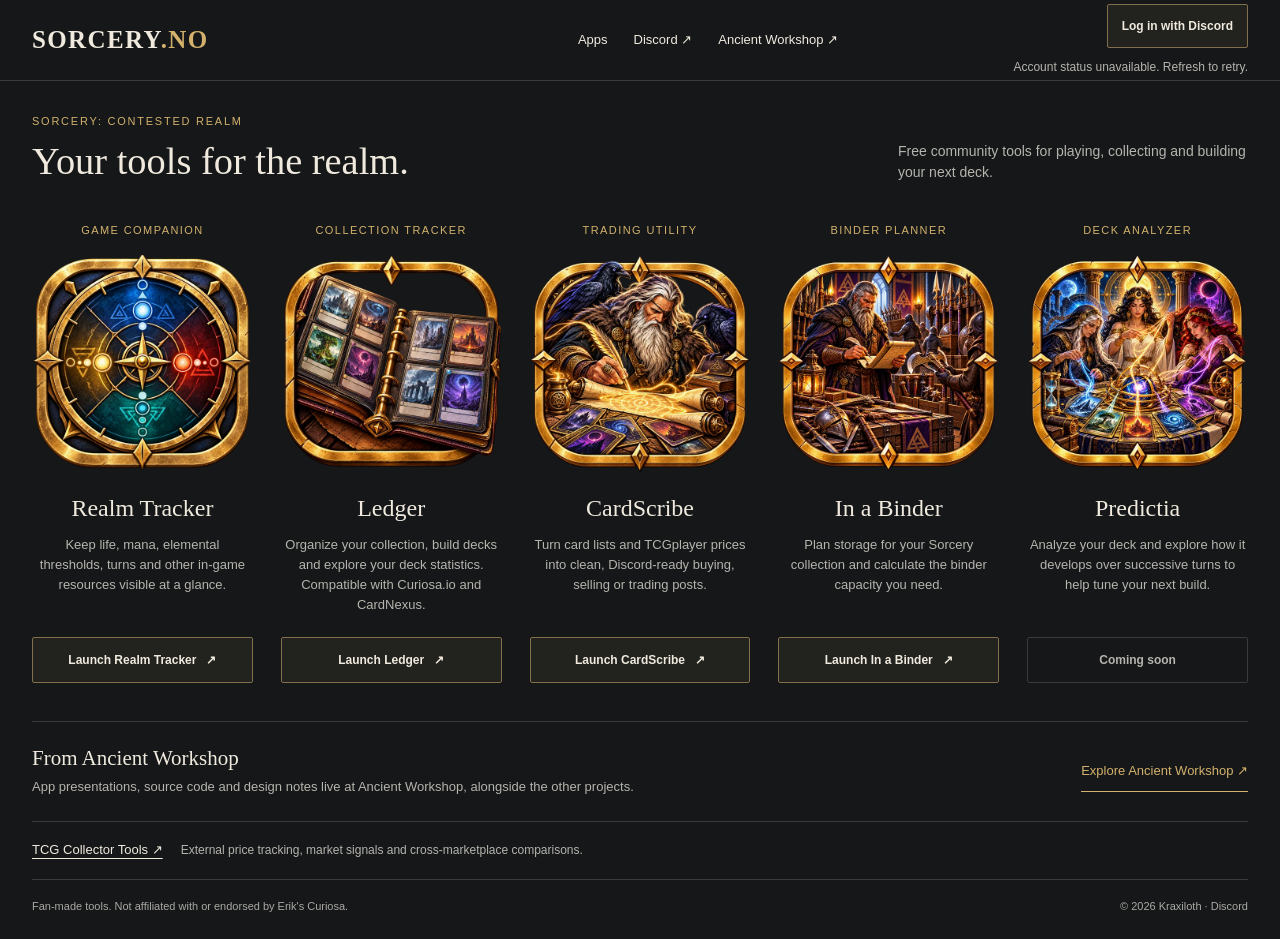
<file: index.html>
<!doctype html>
<html lang="en">
<head>
<meta charset="utf-8"><meta name="viewport" content="width=device-width, initial-scale=1">
<meta name="description" content="Free community tools for Sorcery: Contested Realm. Launch Realm Tracker, Ledger, CardScribe and In a Binder. Predictia is coming soon.">
<meta name="theme-color" content="#151719"><title>Sorcery.no | Community Tools</title>
<style>
:root{color-scheme:dark;--paper:#f0eade;--muted:#b5b4ad;--gold:#d3b16c;--line:#383a3b;--bg:#151719}
*{box-sizing:border-box}html{scroll-padding-top:1rem}body{margin:0;background:var(--bg);color:var(--paper);font-family:Arial,Helvetica,sans-serif;line-height:1.55}a{color:inherit;text-decoration:none}a:focus-visible,button:focus-visible{outline:3px solid #f4d28b;outline-offset:5px}a:hover{color:#ffe1a4}.skip{position:absolute;left:1rem;top:-5rem;background:var(--paper);color:var(--bg);padding:.75rem;z-index:2}.skip:focus{top:1rem}.wrap{width:min(1440px,calc(100% - 64px));margin-inline:auto}
header{border-bottom:1px solid var(--line)}.header-row{min-height:80px;display:flex;align-items:center;justify-content:space-between;gap:24px}.brand{font-family:Georgia,'Times New Roman',serif;font-size:25px;letter-spacing:.055em;font-weight:bold}.brand span{color:var(--gold)}nav{display:flex;gap:26px;font-size:13px}nav a{min-height:44px;display:inline-flex;align-items:center}.intro{padding:32px 0 26px;display:flex;justify-content:space-between;align-items:end;gap:24px}.eyebrow{color:var(--gold);font-size:11px;letter-spacing:.16em;text-transform:uppercase;margin:0 0 8px}h1{font-family:Georgia,'Times New Roman',serif;font-weight:normal;font-size:clamp(28px,3vw,40px);line-height:1.2;margin:0}.intro>p{margin:0;color:var(--muted);font-size:14px;max-width:350px}
.apps{display:grid;grid-template-columns:repeat(5,minmax(0,1fr));gap:28px;padding:12px 0 38px}.app{display:flex;flex-direction:column;min-width:0;text-align:center}.descriptor{font-size:11px;text-transform:uppercase;letter-spacing:.13em;color:var(--gold);margin:0 0 16px}.app-art{display:block;aspect-ratio:1;margin:0 0 18px}.app-art img{width:100%;height:100%;object-fit:contain;display:block;transition:transform .18s ease}a.app-art:hover img{transform:translateY(-4px)}h2{font-family:Georgia,'Times New Roman',serif;font-size:24px;line-height:1.2;font-weight:normal;margin:0 0 12px}.description{color:var(--muted);font-size:13px;margin:0 0 22px;flex:1}.launch{min-height:46px;border:1px solid #82704d;background:#22221f;color:var(--paper);display:flex;align-items:center;justify-content:center;gap:10px;padding:10px 8px;font:600 12px Arial,Helvetica,sans-serif;border-radius:2px}.launch:hover{background:#302b22;border-color:var(--gold)}.coming{background:transparent;border-color:var(--line);color:var(--muted);cursor:default}
.below{border-top:1px solid var(--line);padding:24px 0;display:flex;align-items:center;justify-content:space-between;gap:30px}.below h3{font:normal 21px Georgia,'Times New Roman',serif;margin:0 0 6px}.below p{font-size:13px;color:var(--muted);margin:0;max-width:620px}.workshop-link{white-space:nowrap;font-size:13px;border-bottom:1px solid var(--gold);padding:10px 0;color:var(--gold)}.external{border-top:1px solid var(--line);padding:18px 0;display:flex;gap:18px;align-items:baseline}.external p{font-size:12px;color:var(--muted);margin:0}.external a{font-size:13px;flex-shrink:0;text-decoration:underline;text-underline-offset:4px}footer{border-top:1px solid var(--line);padding:18px 0 24px;display:flex;justify-content:space-between;gap:20px;font-size:11px;color:#aaa9a3}footer p{margin:0}
@media(min-width:1600px){.apps{gap:40px}}
@media(max-width:1100px){.apps{grid-template-columns:repeat(3,minmax(0,1fr));gap:32px}.app-art{max-width:240px;width:100%;margin-inline:auto}.description{max-width:300px;margin-inline:auto}.intro>p{max-width:280px}}
@media(max-width:700px){.wrap{width:calc(100% - 32px)}.header-row{min-height:70px;gap:12px}.brand{font-size:21px}nav{gap:16px}nav .desktop-link{display:none}.intro{display:block;padding:24px 0}.intro>p{max-width:none;margin-top:12px}.apps{grid-template-columns:repeat(2,minmax(0,1fr));gap:30px 18px}.descriptor{font-size:10px;letter-spacing:.08em;margin-bottom:12px}.app-art{margin-bottom:14px}h2{font-size:22px}.description{font-size:12px;margin-bottom:18px}.launch{font-size:11px}.below{display:block}.workshop-link{display:inline-block;margin-top:12px}.external{display:block}.external p{margin-top:6px}footer{display:block}footer p+p{margin-top:6px}}
@media(max-width:380px){.apps{grid-template-columns:1fr}.app-art{max-width:230px}.description{font-size:14px;max-width:290px}.launch{font-size:13px}.descriptor{font-size:11px}.app{padding-bottom:8px}}
@media(prefers-reduced-motion:reduce){.app-art img{transition:none}a.app-art:hover img{transform:none}}

[hidden]{display:none!important}
.header-links{display:flex;align-items:center;justify-content:flex-end;gap:24px;flex-wrap:wrap}
.account{display:flex;align-items:center;justify-content:flex-end;gap:10px;position:relative;flex-wrap:wrap}
.account-action{display:inline-flex;align-items:center;justify-content:center;min-height:44px;padding:9px 14px;border:1px solid #82704d;border-radius:2px;background:#22221f;color:var(--paper);font:600 12px Arial,Helvetica,sans-serif;cursor:pointer;white-space:nowrap}
.account-action:hover{background:#302b22;border-color:var(--gold);color:#ffe1a4}
.account-action:disabled{opacity:.6;cursor:wait}
.account-profile{display:flex;align-items:center;gap:10px;min-width:0}
.account-avatar{width:32px;height:32px;object-fit:cover;border-radius:50%;flex-shrink:0}
.account-name{font-size:13px;max-width:150px;overflow:hidden;text-overflow:ellipsis;white-space:nowrap}
.account-status{font-size:12px;color:var(--muted);margin:0;flex-basis:100%;text-align:right;max-width:260px}
.account-status:empty{display:none}
@media(max-width:1100px){.header-row{flex-wrap:wrap;padding-block:14px}.header-links{gap:16px}}
@media(max-width:700px){.header-links{width:100%;justify-content:space-between;gap:10px}.header-links nav{font-size:12px}.account-name{max-width:100px}.account-action{padding-inline:10px}.account-status{text-align:left}.header-row{gap:8px}}
@media(max-width:420px){.header-links{align-items:flex-start;flex-direction:column}.account{justify-content:flex-start}.account-name{max-width:170px}}
</style>
</head>
<body>
<a class="skip" href="#apps">Skip to apps</a>
<header><div class="wrap header-row"><a class="brand" href="./" aria-label="Sorcery.no home">SORCERY<span>.NO</span></a><div class="header-links"><nav aria-label="Main navigation"><a class="desktop-link" href="#apps">Apps</a><a class="desktop-link" href="https://discord.gg/JXsKMAVe7p">Discord ↗</a><a href="https://ancient.dev/">Ancient Workshop ↗</a></nav><div class="account" aria-label="Sorcery.no account">
<a id="account-login" class="account-action" href="https://api.sorcery.no/auth/discord">Log in with Discord</a>
<div id="account-profile" class="account-profile" hidden><img id="account-avatar" class="account-avatar" width="32" height="32" alt="" referrerpolicy="no-referrer" hidden><span id="account-name" class="account-name"></span><button id="account-logout" class="account-action" type="button">Log out</button></div>
<p id="account-status" class="account-status" role="status" aria-live="polite"></p>
</div></div></div></header>
<main class="wrap"><section class="intro" aria-labelledby="page-title"><div><p class="eyebrow">Sorcery: Contested Realm</p><h1 id="page-title">Your tools for the realm.</h1></div><p>Free community tools for playing, collecting and building your next deck.</p></section>
<section class="apps" id="apps" aria-label="Community apps"><article class="app" aria-labelledby="Realm_Tracker-name"><p class="descriptor">Game Companion</p><a class="app-art" href="https://counter.sorcery.no/" aria-label="Launch Realm Tracker"><img src="assets/Realm_Tracker.webp" width="560" height="560" alt="Realm Tracker" fetchpriority="high"></a><h2 id="Realm_Tracker-name">Realm Tracker</h2><p class="description">Keep life, mana, elemental thresholds, turns and other in-game resources visible at a glance.</p><a class="launch" href="https://counter.sorcery.no/">Launch Realm Tracker <span aria-hidden="true">↗</span></a></article>
<article class="app" aria-labelledby="Ledger-name"><p class="descriptor">Collection Tracker</p><a class="app-art" href="https://ledger.sorcery.no/" aria-label="Launch Ledger"><img src="assets/Ledger.webp" width="560" height="560" alt="Ledger" fetchpriority="high"></a><h2 id="Ledger-name">Ledger</h2><p class="description">Organize your collection, build decks and explore your deck statistics. Compatible with Curiosa.io and CardNexus.</p><a class="launch" href="https://ledger.sorcery.no/">Launch Ledger <span aria-hidden="true">↗</span></a></article>
<article class="app" aria-labelledby="CardScribe-name"><p class="descriptor">Trading Utility</p><a class="app-art" href="https://cardscribe.sorcery.no/" aria-label="Launch CardScribe"><img src="assets/CardScribe.webp" width="560" height="560" alt="CardScribe" fetchpriority="high"></a><h2 id="CardScribe-name">CardScribe</h2><p class="description">Turn card lists and TCGplayer prices into clean, Discord-ready buying, selling or trading posts.</p><a class="launch" href="https://cardscribe.sorcery.no/">Launch CardScribe <span aria-hidden="true">↗</span></a></article>
<article class="app" aria-labelledby="In_a_Binder-name"><p class="descriptor">Binder Planner</p><a class="app-art" href="https://binder.sorcery.no/" aria-label="Launch In a Binder"><img src="assets/In_a_Binder.webp" width="560" height="560" alt="In a Binder" fetchpriority="high"></a><h2 id="In_a_Binder-name">In a Binder</h2><p class="description">Plan storage for your Sorcery collection and calculate the binder capacity you need.</p><a class="launch" href="https://binder.sorcery.no/">Launch In a Binder <span aria-hidden="true">↗</span></a></article>
<article class="app" aria-labelledby="Predictia-name"><p class="descriptor">Deck Analyzer</p><div class="app-art"><img src="assets/Predictia.webp" width="560" height="560" alt="Predictia" fetchpriority="high"></div><h2 id="Predictia-name">Predictia</h2><p class="description">Analyze your deck and explore how it develops over successive turns to help tune your next build.</p><button class="launch coming" disabled>Coming soon</button></article></section>
<section class="below" aria-labelledby="workshop-title"><div><h3 id="workshop-title">From Ancient Workshop</h3><p>App presentations, source code and design notes live at Ancient Workshop, alongside the other projects.</p></div><a class="workshop-link" href="https://ancient.dev/">Explore Ancient Workshop <span aria-hidden="true">↗</span></a></section>
<aside class="external" aria-label="External community tool"><a href="https://tcgcollectortools.com/?game=sorcery">TCG Collector Tools ↗</a><p>External price tracking, market signals and cross-marketplace comparisons.</p></aside>
</main><footer class="wrap"><p>Fan-made tools. Not affiliated with or endorsed by Erik's Curiosa.</p><p>© 2026 Kraxiloth · <a href="https://discord.gg/JXsKMAVe7p">Discord</a></p></footer>
<script>
(() => {
  const api = 'https://api.sorcery.no';
  const login = document.getElementById('account-login');
  const profile = document.getElementById('account-profile');
  const name = document.getElementById('account-name');
  const avatar = document.getElementById('account-avatar');
  const logout = document.getElementById('account-logout');
  const status = document.getElementById('account-status');
  let busy = false;
  let requestVersion = 0;

  function loggedOut() {
    profile.hidden = true;
    login.hidden = false;
    avatar.hidden = true;
    avatar.removeAttribute('src');
    name.textContent = '';
  }

  async function refreshAccount() {
    if (busy) return;
    const version = ++requestVersion;
    try {
      const response = await fetch(`${api}/me`, {
        credentials: 'include', cache: 'no-store', signal: AbortSignal.timeout(10000)
      });
      if (version !== requestVersion) return;
      if (response.status === 401) {
        loggedOut();
        status.textContent = '';
        return;
      }
      if (!response.ok) throw new Error('Account unavailable');
      const data = await response.json();
      if (version !== requestVersion) return;
      if (!data.authenticated || !data.user) throw new Error('Invalid account response');
      name.textContent = data.user.display_name || data.user.discord_display_name || 'Sorcery.no account';
      const imageUrl = data.user.avatar_url;
      avatar.hidden = true;
      avatar.removeAttribute('src');
      if (typeof imageUrl === 'string' && imageUrl.startsWith('https://cdn.discordapp.com/avatars/')) {
        avatar.src = imageUrl;
        avatar.hidden = false;
      }
      login.hidden = true;
      profile.hidden = false;
      status.textContent = '';
    } catch {
      if (version === requestVersion) status.textContent = 'Account status unavailable. Refresh to retry.';
    }
  }

  avatar.addEventListener('error', () => { avatar.hidden = true; });
  logout.addEventListener('click', async () => {
    if (busy) return;
    busy = true;
    ++requestVersion;
    logout.disabled = true;
    logout.textContent = 'Logging out…';
    status.textContent = '';
    try {
      const response = await fetch(`${api}/auth/logout`, {
        method: 'POST', credentials: 'include', signal: AbortSignal.timeout(10000)
      });
      if (!response.ok) throw new Error('Logout failed');
      loggedOut();
      status.textContent = 'Logged out of Sorcery.no.';
    } catch {
      status.textContent = 'Could not log out. Please try again.';
    } finally {
      busy = false;
      logout.disabled = false;
      logout.textContent = 'Log out';
    }
  });
  window.addEventListener('pageshow', refreshAccount);
  window.addEventListener('focus', refreshAccount);
  document.addEventListener('visibilitychange', () => {
    if (document.visibilityState === 'visible') refreshAccount();
  });
  refreshAccount();
})();
</script>

</body></html>
</file>
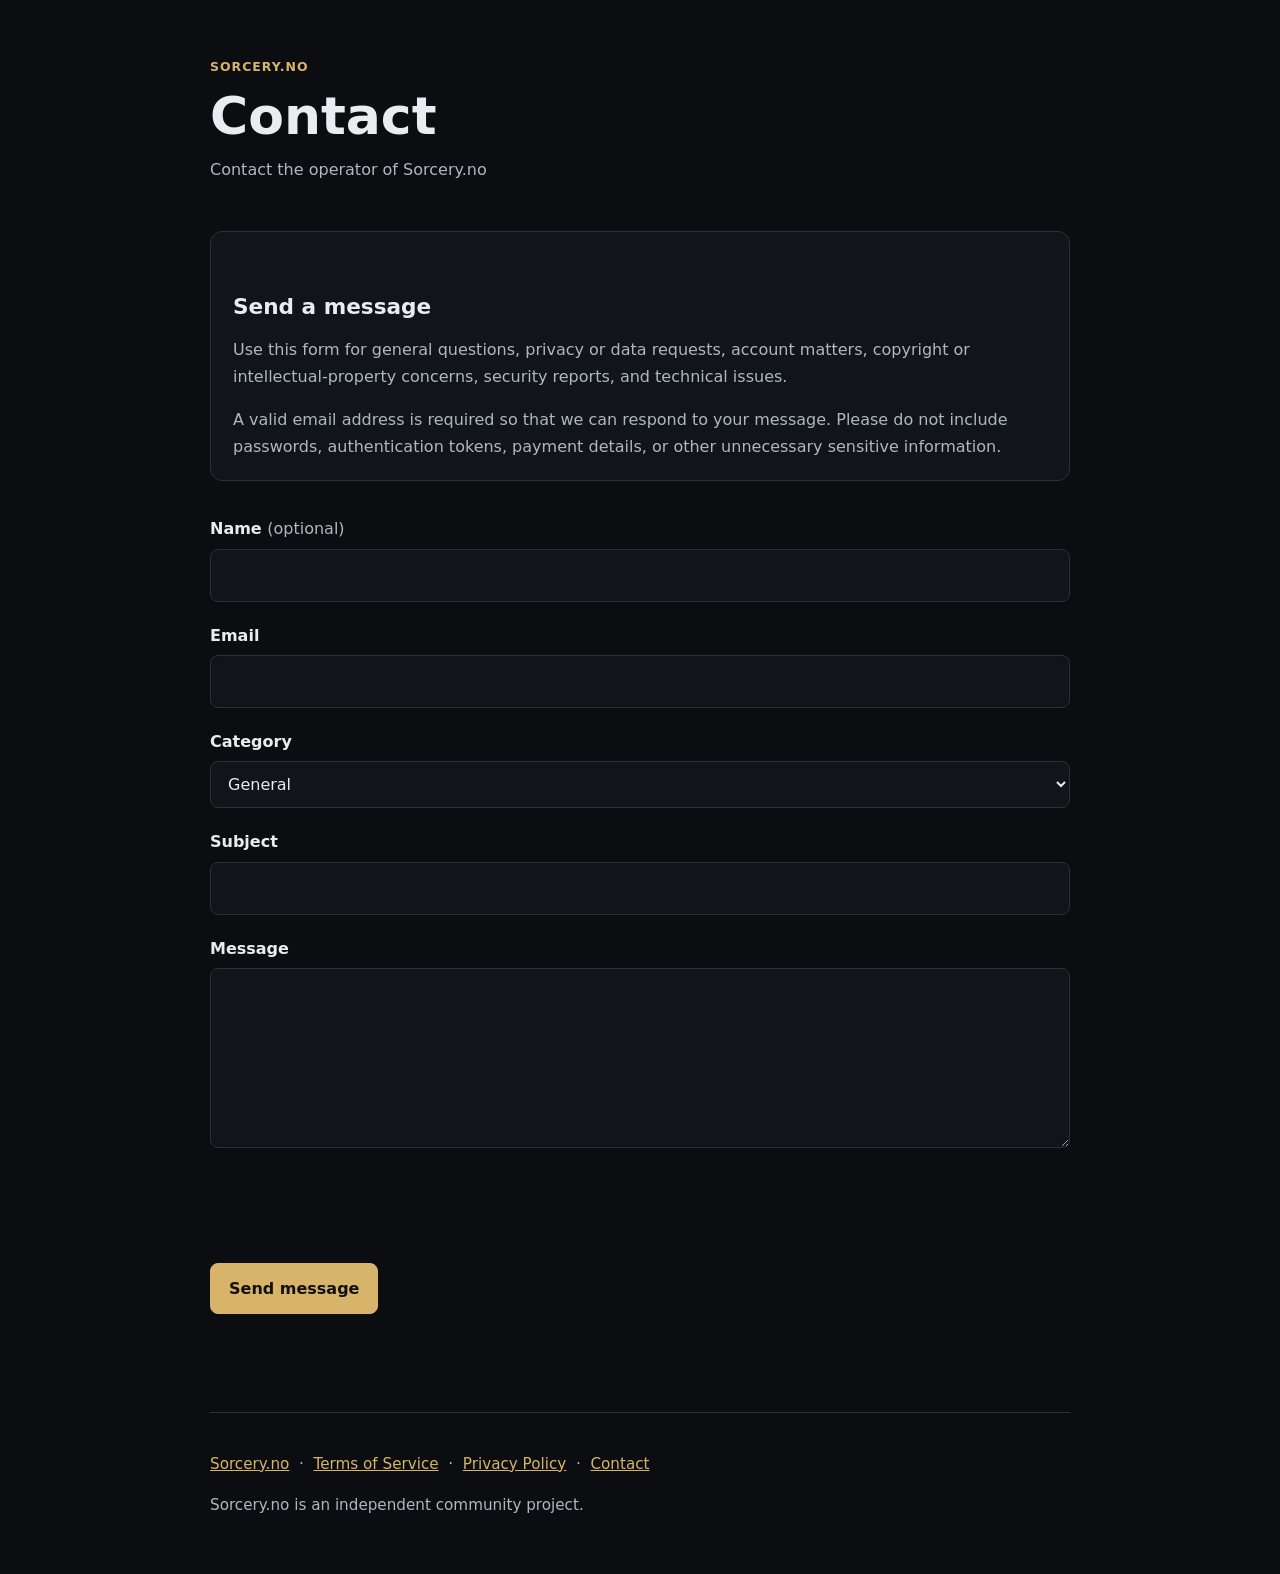
<file: contact/index.html>
<!doctype html>
<html lang="en">
<head>
  <meta charset="utf-8">
  <meta name="viewport" content="width=device-width, initial-scale=1">
  <meta name="color-scheme" content="dark">
  <title>Contact | Sorcery.no</title>
  <meta name="description" content="Contact Sorcery.no.">
  <style>
    :root {
      --bg: #0b0d10;
      --panel: #11151a;
      --text: #e9edf2;
      --muted: #aeb7c2;
      --line: #29313a;
      --accent: #d7b46a;
      --max: 860px;
    }
    * { box-sizing: border-box; }
    html { scroll-behavior: smooth; }
    body {
      margin: 0;
      background: var(--bg);
      color: var(--text);
      font: 16px/1.7 system-ui, -apple-system, BlinkMacSystemFont, "Segoe UI", sans-serif;
    }
    a { color: var(--accent); }
    a:hover { text-decoration-thickness: 2px; }
    header, main, footer {
      width: min(calc(100% - 32px), var(--max));
      margin-inline: auto;
    }
    header { padding: 56px 0 24px; }
    main { padding-bottom: 56px; }
    footer {
      border-top: 1px solid var(--line);
      padding: 24px 0 40px;
      color: var(--muted);
      font-size: .95rem;
    }
    h1, h2 { line-height: 1.2; }
    h1 { margin: 0 0 8px; font-size: clamp(2rem, 6vw, 3.25rem); }
    h2 { margin: 42px 0 12px; font-size: 1.35rem; }
    p, li { color: var(--muted); }
    strong { color: var(--text); }
    .eyebrow {
      margin: 0 0 8px;
      color: var(--accent);
      font-weight: 700;
      letter-spacing: .08em;
      text-transform: uppercase;
      font-size: .78rem;
    }
    .updated { margin: 0; color: var(--muted); }
    .summary {
      margin: 24px 0 34px;
      padding: 20px 22px;
      background: var(--panel);
      border: 1px solid var(--line);
      border-radius: 12px;
    }
    .summary p:first-child { margin-top: 0; }
    .summary p:last-child { margin-bottom: 0; }
    ul { padding-left: 1.3rem; }
    .placeholder {
      border: 1px dashed var(--accent);
      padding: 14px 16px;
      border-radius: 8px;
      color: var(--text);
    }
  
    label { display:block; margin: 20px 0 6px; color: var(--text); font-weight: 650; }
    input, select, textarea {
      width: 100%;
      padding: 12px 13px;
      border: 1px solid var(--line);
      border-radius: 8px;
      background: var(--panel);
      color: var(--text);
      font: inherit;
    }
    textarea { min-height: 180px; resize: vertical; }
    input:focus, select:focus, textarea:focus {
      outline: 2px solid var(--accent);
      outline-offset: 2px;
    }
    .optional { color: var(--muted); font-weight: 400; }
    .honeypot { position:absolute; left:-10000px; width:1px; height:1px; overflow:hidden; }
    .turnstile-wrap { margin: 24px 0 18px; min-height: 65px; }
    button {
      appearance: none;
      border: 1px solid var(--accent);
      border-radius: 8px;
      background: var(--accent);
      color: #111;
      padding: 11px 18px;
      font: inherit;
      font-weight: 750;
      cursor: pointer;
    }
    button:disabled { opacity: .6; cursor: wait; }
    .status { min-height: 1.7em; margin: 14px 0 0; }
    .status.error { color: #ffb4b4; }
    .status.success { color: #b9e7c2; }
</style>
  <script src="https://challenges.cloudflare.com/turnstile/v0/api.js" async defer></script>
</head>
<body>
  <header>
    <p class="eyebrow">Sorcery.no</p>
    <h1>Contact</h1>
    <p class="updated">Contact the operator of Sorcery.no</p>
  </header>

  <main>
    <section class="summary" aria-labelledby="contact-summary">
      <h2 id="contact-summary">Send a message</h2>
      <p>Use this form for general questions, privacy or data requests, account matters, copyright or intellectual-property concerns, security reports, and technical issues.</p>
      <p>A valid email address is required so that we can respond to your message. Please do not include passwords, authentication tokens, payment details, or other unnecessary sensitive information.</p>
    </section>

    <form id="contact-form">
      <label for="name">Name <span class="optional">(optional)</span></label>
      <input id="name" name="name" type="text" autocomplete="name" maxlength="100">

      <label for="email">Email</label>
      <input id="email" name="email" type="email" autocomplete="email" maxlength="254">

      <label for="category">Category</label>
      <select id="category" name="category" required>
        <option value="General">General</option>
        <option value="Privacy & Data">Privacy &amp; Data</option>
        <option value="Account">Account</option>
        <option value="Copyright/IP">Copyright / IP</option>
        <option value="Security">Security</option>
        <option value="Technical Issue">Technical Issue</option>
      </select>

      <label for="subject">Subject</label>
      <input id="subject" name="subject" type="text" maxlength="160" required>

      <label for="message">Message</label>
      <textarea id="message" name="message" maxlength="5000" required></textarea>

      <div class="honeypot" aria-hidden="true">
        <label for="website">Website</label>
        <input id="website" name="website" type="text" tabindex="-1" autocomplete="off">
      </div>

      <div class="turnstile-wrap">
        <div class="cf-turnstile"
             data-sitekey="0x4AAAAAAFOkZf4i5IhXkeL9"
             data-action="contact"
             data-theme="dark"></div>
      </div>

      <button id="submit-button" type="submit">Send message</button>
      <p id="status" class="status" role="status" aria-live="polite"></p>
    </form>
  </main>

  <footer>
    <p><a href="/">Sorcery.no</a> &nbsp;·&nbsp; <a href="/terms/">Terms of Service</a> &nbsp;·&nbsp; <a href="/privacy/">Privacy Policy</a> &nbsp;·&nbsp; <a href="/contact/" aria-current="page">Contact</a></p>
    <p>Sorcery.no is an independent community project.</p>
  </footer>

<script>
(() => {
  const form = document.getElementById('contact-form');
  const button = document.getElementById('submit-button');
  const status = document.getElementById('status');

  form.addEventListener('submit', async (event) => {
    event.preventDefault();
    status.className = 'status';
    status.textContent = '';

    const token = window.turnstile?.getResponse();
    if (!token) {
      status.className = 'status error';
      status.textContent = 'Please complete the verification before sending.';
      return;
    }

    button.disabled = true;
    button.textContent = 'Sending…';

    const payload = {
      name: form.name.value.trim(),
      email: form.email.value.trim(),
      category: form.category.value,
      subject: form.subject.value.trim(),
      message: form.message.value.trim(),
      website: form.website.value,
      turnstileToken: token
    };

    try {
      const response = await fetch('https://api.sorcery.no/contact', {
        method: 'POST',
        headers: { 'Content-Type': 'application/json' },
        body: JSON.stringify(payload)
      });

      let result = {};
      try { result = await response.json(); } catch (_) {}

      if (!response.ok) {
        throw new Error(result.error || result.message || 'The message could not be sent.');
      }

      form.reset();
      window.turnstile?.reset();
      status.className = 'status success';
      status.textContent = 'Message sent. Thank you.';
    } catch (error) {
      window.turnstile?.reset();
      status.className = 'status error';
      status.textContent = error.message || 'The message could not be sent. Please try again.';
    } finally {
      button.disabled = false;
      button.textContent = 'Send message';
    }
  });
})();
</script>
</body>
</html>
</file>
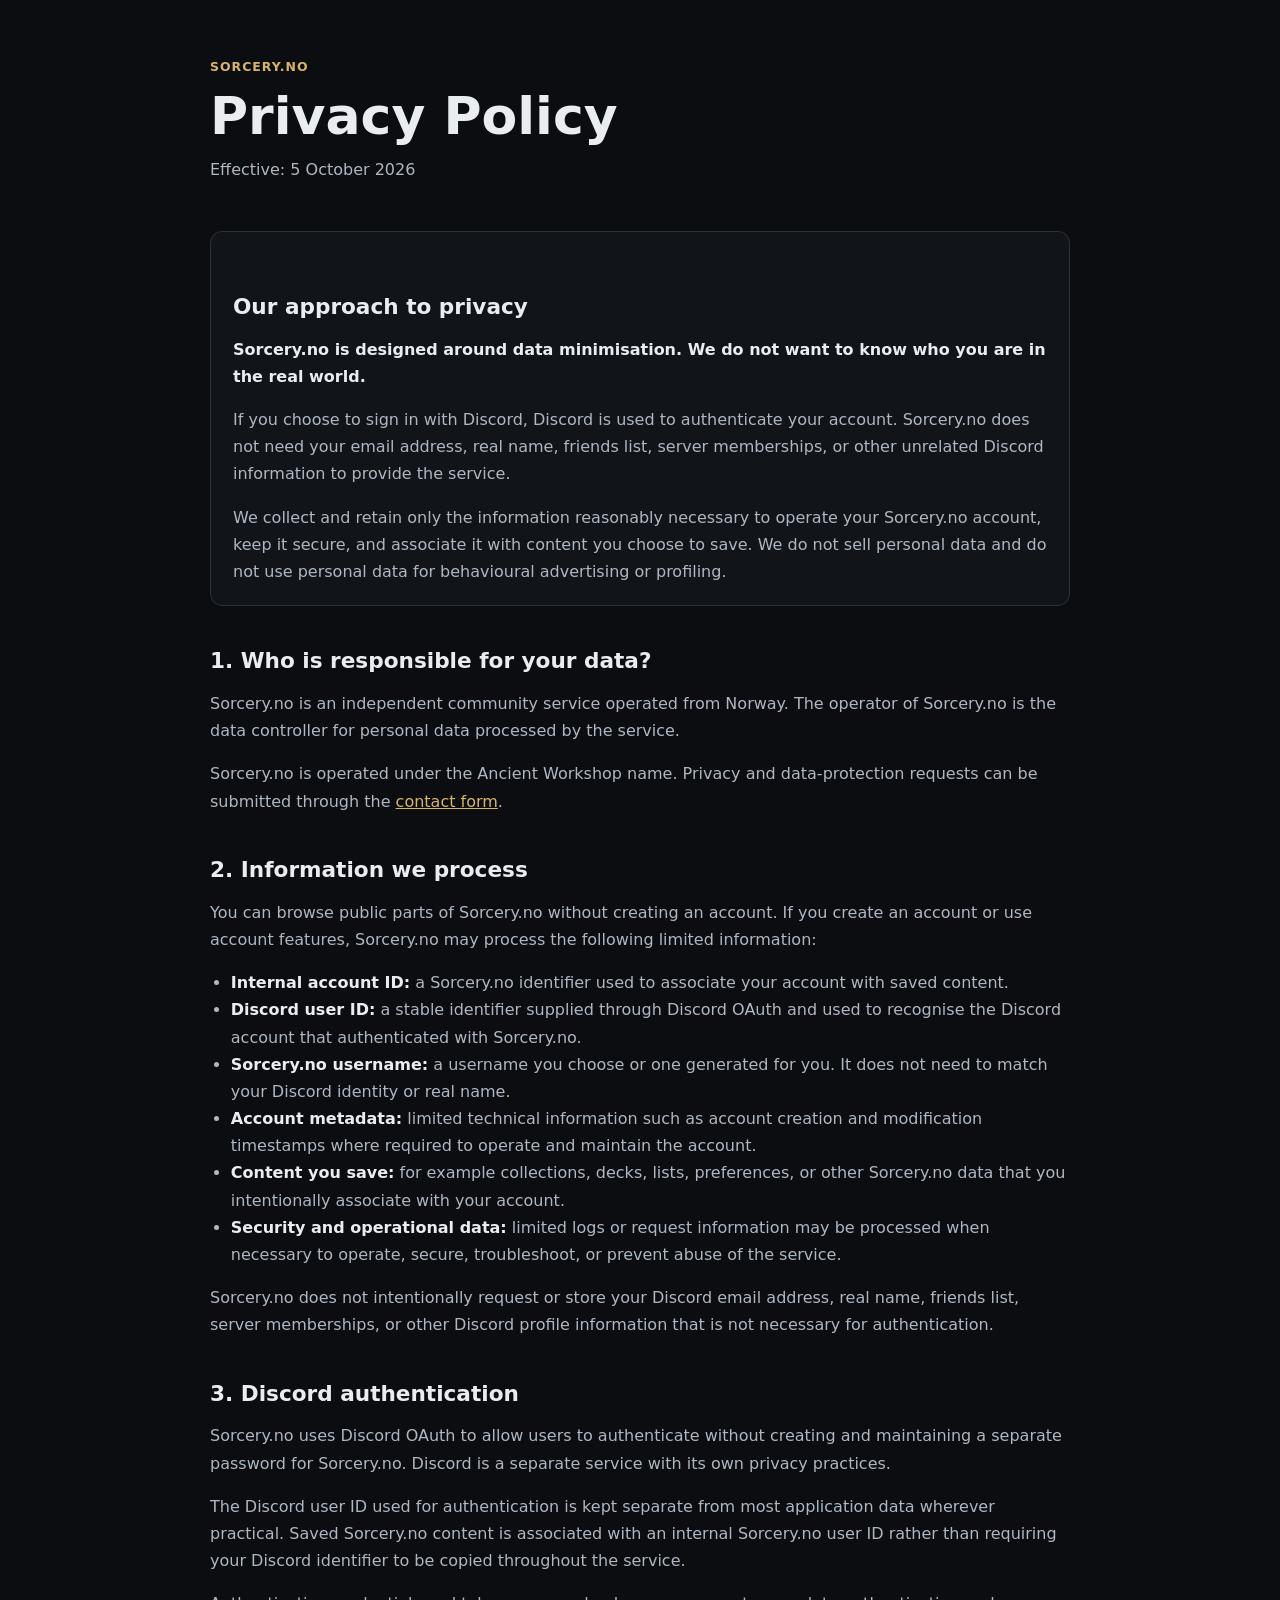
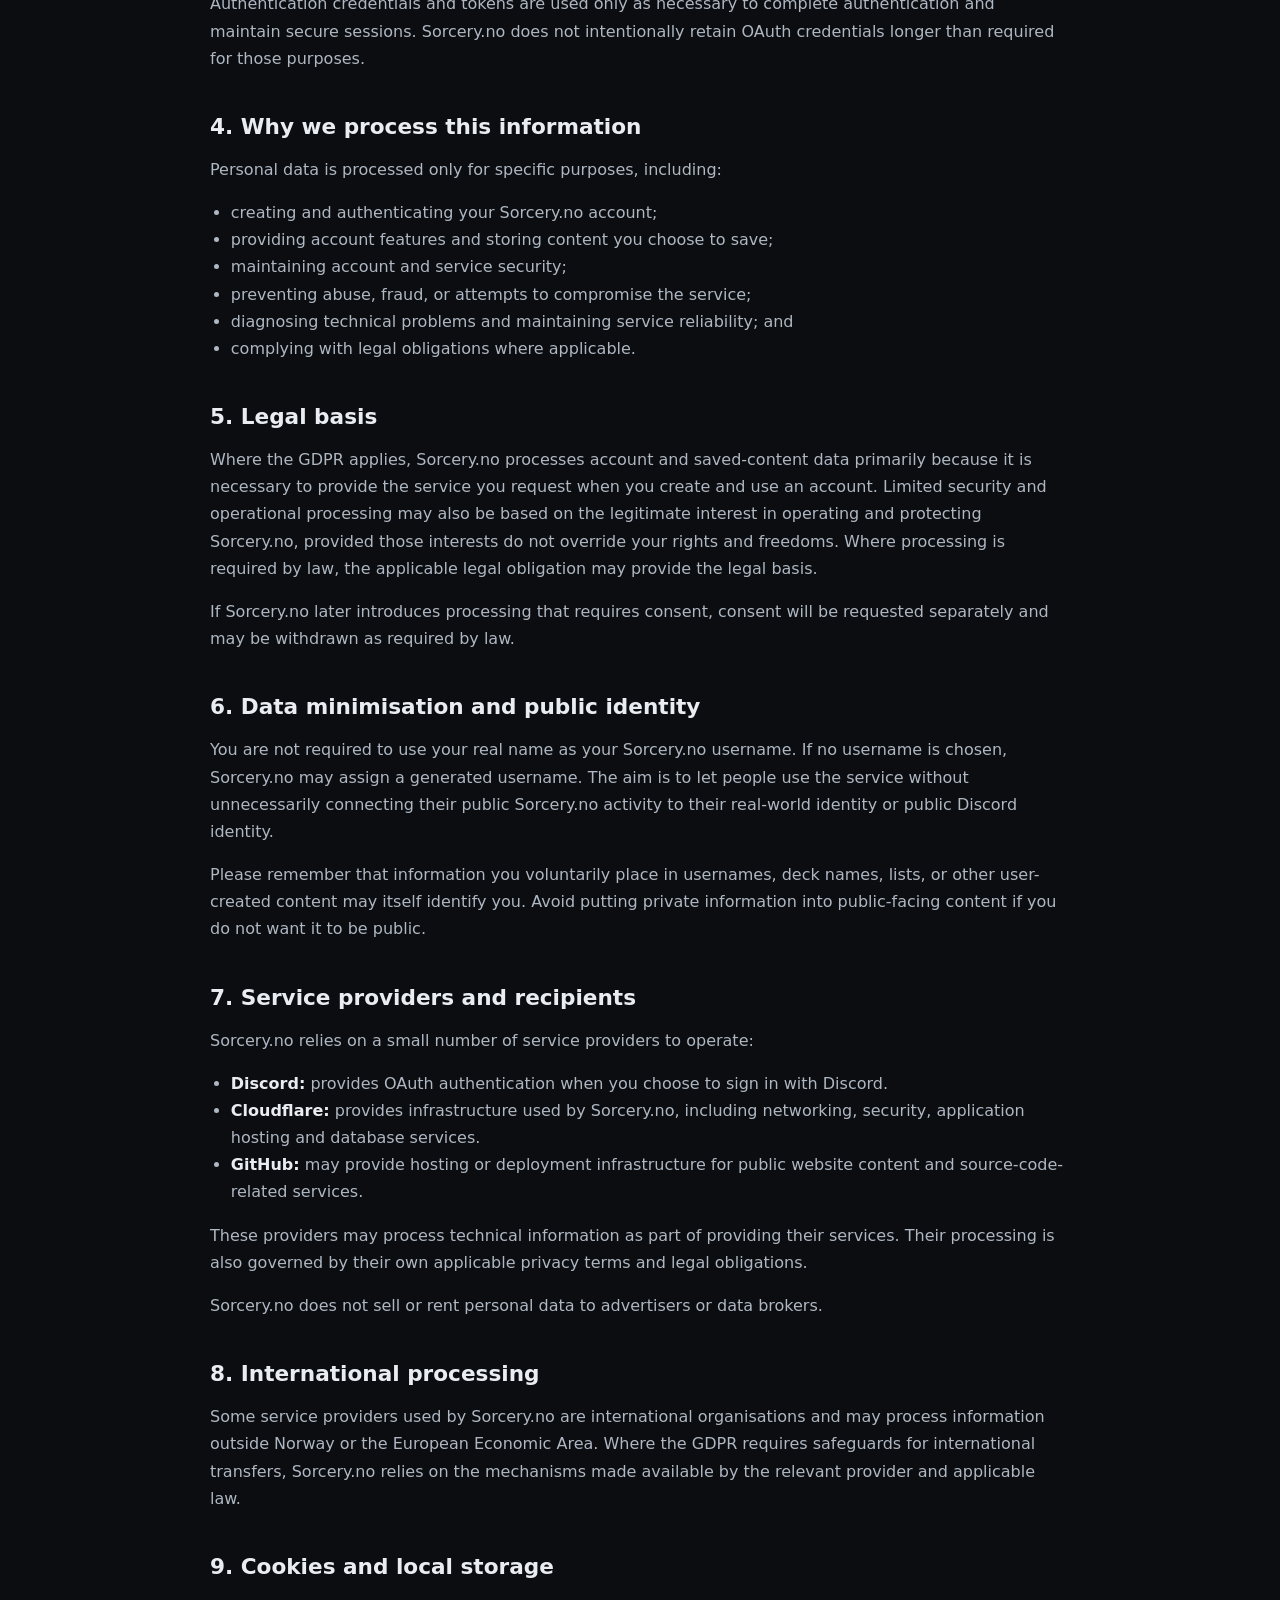
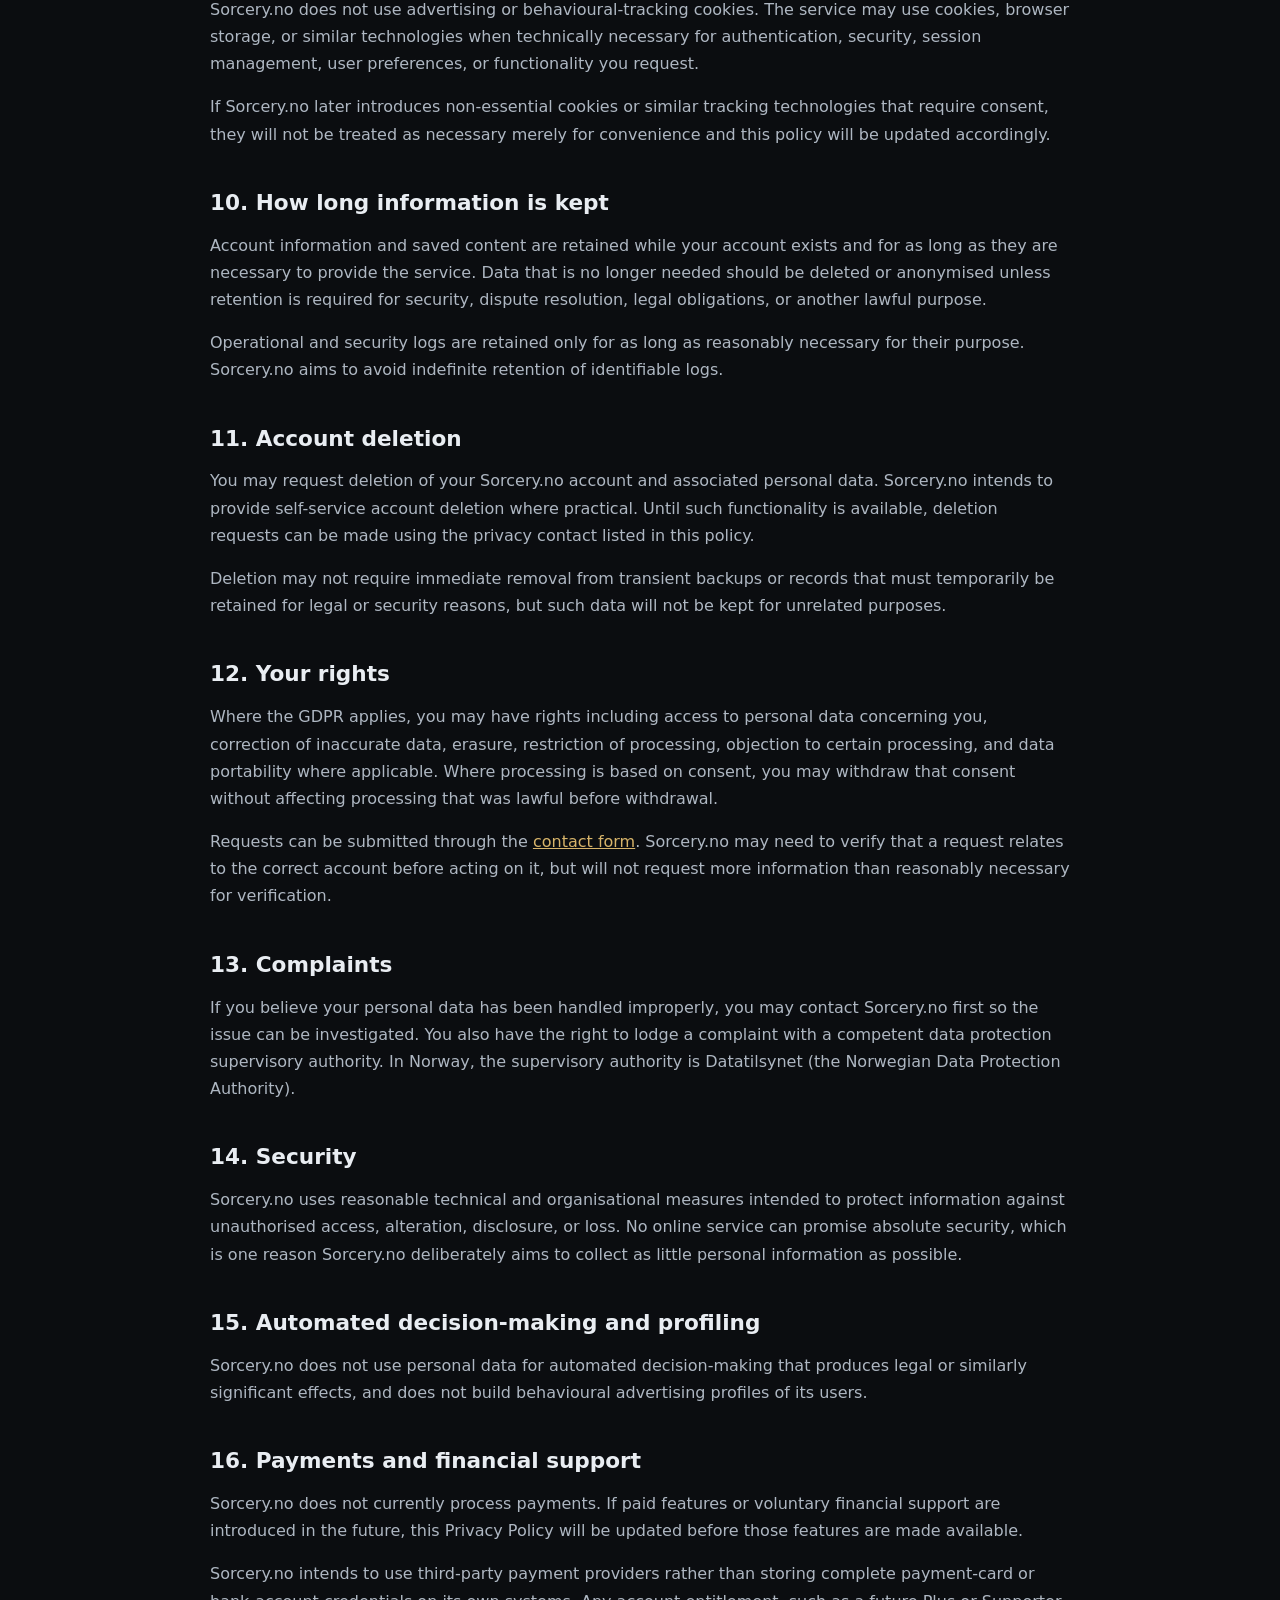
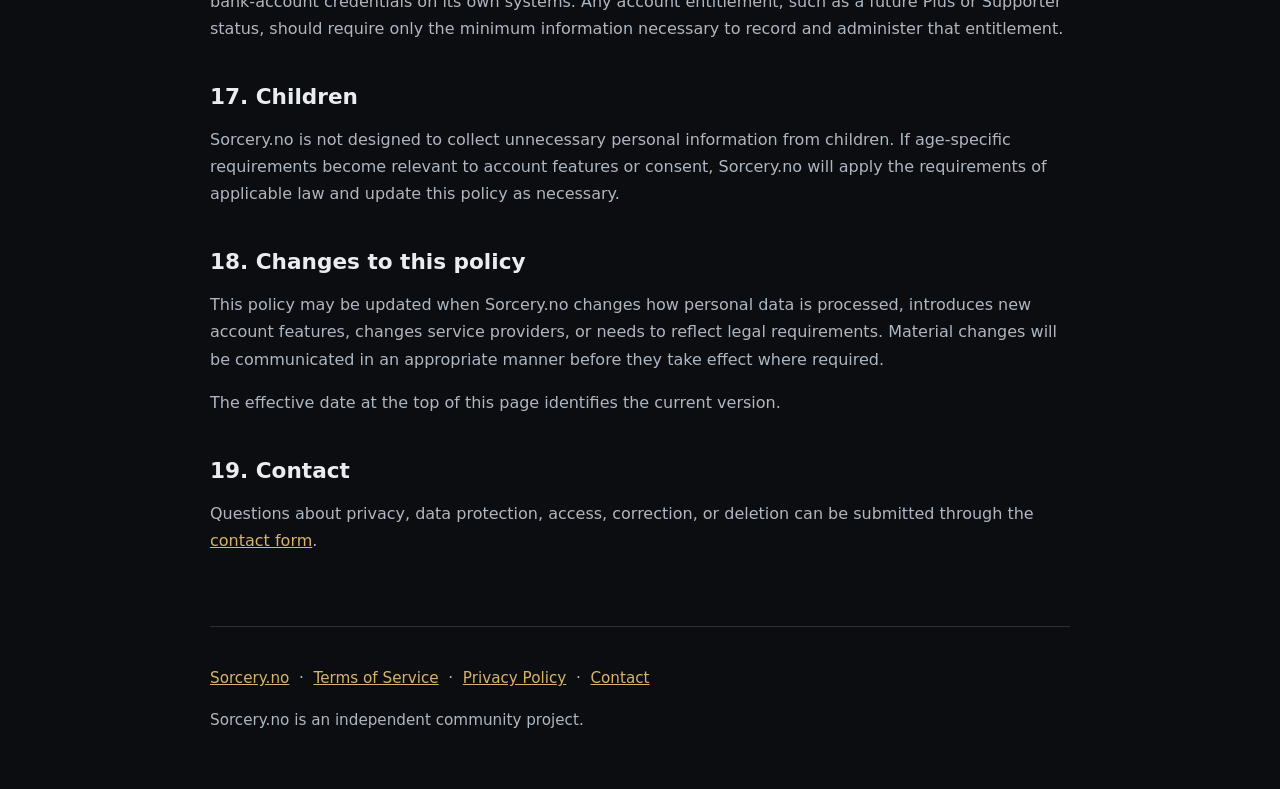
<file: privacy/index.html>
<!doctype html>
<html lang="en">
<head>
  <meta charset="utf-8">
  <meta name="viewport" content="width=device-width, initial-scale=1">
  <meta name="color-scheme" content="dark">
  <title>Privacy Policy | Sorcery.no</title>
  <meta name="description" content="Privacy Policy for Sorcery.no.">
  <style>
    :root {
      --bg: #0b0d10;
      --panel: #11151a;
      --text: #e9edf2;
      --muted: #aeb7c2;
      --line: #29313a;
      --accent: #d7b46a;
      --max: 860px;
    }
    * { box-sizing: border-box; }
    html { scroll-behavior: smooth; }
    body {
      margin: 0;
      background: var(--bg);
      color: var(--text);
      font: 16px/1.7 system-ui, -apple-system, BlinkMacSystemFont, "Segoe UI", sans-serif;
    }
    a { color: var(--accent); }
    a:hover { text-decoration-thickness: 2px; }
    header, main, footer {
      width: min(calc(100% - 32px), var(--max));
      margin-inline: auto;
    }
    header { padding: 56px 0 24px; }
    main { padding-bottom: 56px; }
    footer {
      border-top: 1px solid var(--line);
      padding: 24px 0 40px;
      color: var(--muted);
      font-size: .95rem;
    }
    h1, h2 { line-height: 1.2; }
    h1 { margin: 0 0 8px; font-size: clamp(2rem, 6vw, 3.25rem); }
    h2 { margin: 42px 0 12px; font-size: 1.35rem; }
    p, li { color: var(--muted); }
    strong { color: var(--text); }
    .eyebrow {
      margin: 0 0 8px;
      color: var(--accent);
      font-weight: 700;
      letter-spacing: .08em;
      text-transform: uppercase;
      font-size: .78rem;
    }
    .updated { margin: 0; color: var(--muted); }
    .summary {
      margin: 24px 0 34px;
      padding: 20px 22px;
      background: var(--panel);
      border: 1px solid var(--line);
      border-radius: 12px;
    }
    .summary p:first-child { margin-top: 0; }
    .summary p:last-child { margin-bottom: 0; }
    ul { padding-left: 1.3rem; }
    code {
      color: var(--text);
      background: var(--panel);
      padding: .12em .35em;
      border-radius: 4px;
    }
  </style>
</head>
<body>
  <header>
    <p class="eyebrow">Sorcery.no</p>
    <h1>Privacy Policy</h1>
    <p class="updated">Effective: 5 October 2026</p>
  </header>

  <main>
    <section class="summary" aria-labelledby="privacy-summary">
      <h2 id="privacy-summary">Our approach to privacy</h2>
      <p><strong>Sorcery.no is designed around data minimisation. We do not want to know who you are in the real world.</strong></p>
      <p>If you choose to sign in with Discord, Discord is used to authenticate your account. Sorcery.no does not need your email address, real name, friends list, server memberships, or other unrelated Discord information to provide the service.</p>
      <p>We collect and retain only the information reasonably necessary to operate your Sorcery.no account, keep it secure, and associate it with content you choose to save. We do not sell personal data and do not use personal data for behavioural advertising or profiling.</p>
    </section>

    <h2>1. Who is responsible for your data?</h2>
    <p>Sorcery.no is an independent community service operated from Norway. The operator of Sorcery.no is the data controller for personal data processed by the service.</p>
    <p>Sorcery.no is operated under the Ancient Workshop name. Privacy and data-protection requests can be submitted through the <a href="/contact/">contact form</a>.</p>

    <h2>2. Information we process</h2>
    <p>You can browse public parts of Sorcery.no without creating an account. If you create an account or use account features, Sorcery.no may process the following limited information:</p>
    <ul>
      <li><strong>Internal account ID:</strong> a Sorcery.no identifier used to associate your account with saved content.</li>
      <li><strong>Discord user ID:</strong> a stable identifier supplied through Discord OAuth and used to recognise the Discord account that authenticated with Sorcery.no.</li>
      <li><strong>Sorcery.no username:</strong> a username you choose or one generated for you. It does not need to match your Discord identity or real name.</li>
      <li><strong>Account metadata:</strong> limited technical information such as account creation and modification timestamps where required to operate and maintain the account.</li>
      <li><strong>Content you save:</strong> for example collections, decks, lists, preferences, or other Sorcery.no data that you intentionally associate with your account.</li>
      <li><strong>Security and operational data:</strong> limited logs or request information may be processed when necessary to operate, secure, troubleshoot, or prevent abuse of the service.</li>
    </ul>
    <p>Sorcery.no does not intentionally request or store your Discord email address, real name, friends list, server memberships, or other Discord profile information that is not necessary for authentication.</p>

    <h2>3. Discord authentication</h2>
    <p>Sorcery.no uses Discord OAuth to allow users to authenticate without creating and maintaining a separate password for Sorcery.no. Discord is a separate service with its own privacy practices.</p>
    <p>The Discord user ID used for authentication is kept separate from most application data wherever practical. Saved Sorcery.no content is associated with an internal Sorcery.no user ID rather than requiring your Discord identifier to be copied throughout the service.</p>
    <p>Authentication credentials and tokens are used only as necessary to complete authentication and maintain secure sessions. Sorcery.no does not intentionally retain OAuth credentials longer than required for those purposes.</p>

    <h2>4. Why we process this information</h2>
    <p>Personal data is processed only for specific purposes, including:</p>
    <ul>
      <li>creating and authenticating your Sorcery.no account;</li>
      <li>providing account features and storing content you choose to save;</li>
      <li>maintaining account and service security;</li>
      <li>preventing abuse, fraud, or attempts to compromise the service;</li>
      <li>diagnosing technical problems and maintaining service reliability; and</li>
      <li>complying with legal obligations where applicable.</li>
    </ul>

    <h2>5. Legal basis</h2>
    <p>Where the GDPR applies, Sorcery.no processes account and saved-content data primarily because it is necessary to provide the service you request when you create and use an account. Limited security and operational processing may also be based on the legitimate interest in operating and protecting Sorcery.no, provided those interests do not override your rights and freedoms. Where processing is required by law, the applicable legal obligation may provide the legal basis.</p>
    <p>If Sorcery.no later introduces processing that requires consent, consent will be requested separately and may be withdrawn as required by law.</p>

    <h2>6. Data minimisation and public identity</h2>
    <p>You are not required to use your real name as your Sorcery.no username. If no username is chosen, Sorcery.no may assign a generated username. The aim is to let people use the service without unnecessarily connecting their public Sorcery.no activity to their real-world identity or public Discord identity.</p>
    <p>Please remember that information you voluntarily place in usernames, deck names, lists, or other user-created content may itself identify you. Avoid putting private information into public-facing content if you do not want it to be public.</p>

    <h2>7. Service providers and recipients</h2>
    <p>Sorcery.no relies on a small number of service providers to operate:</p>
    <ul>
      <li><strong>Discord:</strong> provides OAuth authentication when you choose to sign in with Discord.</li>
      <li><strong>Cloudflare:</strong> provides infrastructure used by Sorcery.no, including networking, security, application hosting and database services.</li>
      <li><strong>GitHub:</strong> may provide hosting or deployment infrastructure for public website content and source-code-related services.</li>
    </ul>
    <p>These providers may process technical information as part of providing their services. Their processing is also governed by their own applicable privacy terms and legal obligations.</p>
    <p>Sorcery.no does not sell or rent personal data to advertisers or data brokers.</p>

    <h2>8. International processing</h2>
    <p>Some service providers used by Sorcery.no are international organisations and may process information outside Norway or the European Economic Area. Where the GDPR requires safeguards for international transfers, Sorcery.no relies on the mechanisms made available by the relevant provider and applicable law.</p>

    <h2>9. Cookies and local storage</h2>
    <p>Sorcery.no does not use advertising or behavioural-tracking cookies. The service may use cookies, browser storage, or similar technologies when technically necessary for authentication, security, session management, user preferences, or functionality you request.</p>
    <p>If Sorcery.no later introduces non-essential cookies or similar tracking technologies that require consent, they will not be treated as necessary merely for convenience and this policy will be updated accordingly.</p>

    <h2>10. How long information is kept</h2>
    <p>Account information and saved content are retained while your account exists and for as long as they are necessary to provide the service. Data that is no longer needed should be deleted or anonymised unless retention is required for security, dispute resolution, legal obligations, or another lawful purpose.</p>
    <p>Operational and security logs are retained only for as long as reasonably necessary for their purpose. Sorcery.no aims to avoid indefinite retention of identifiable logs.</p>

    <h2>11. Account deletion</h2>
    <p>You may request deletion of your Sorcery.no account and associated personal data. Sorcery.no intends to provide self-service account deletion where practical. Until such functionality is available, deletion requests can be made using the privacy contact listed in this policy.</p>
    <p>Deletion may not require immediate removal from transient backups or records that must temporarily be retained for legal or security reasons, but such data will not be kept for unrelated purposes.</p>

    <h2>12. Your rights</h2>
    <p>Where the GDPR applies, you may have rights including access to personal data concerning you, correction of inaccurate data, erasure, restriction of processing, objection to certain processing, and data portability where applicable. Where processing is based on consent, you may withdraw that consent without affecting processing that was lawful before withdrawal.</p>
    <p>Requests can be submitted through the <a href="/contact/">contact form</a>. Sorcery.no may need to verify that a request relates to the correct account before acting on it, but will not request more information than reasonably necessary for verification.</p>

    <h2>13. Complaints</h2>
    <p>If you believe your personal data has been handled improperly, you may contact Sorcery.no first so the issue can be investigated. You also have the right to lodge a complaint with a competent data protection supervisory authority. In Norway, the supervisory authority is Datatilsynet (the Norwegian Data Protection Authority).</p>

    <h2>14. Security</h2>
    <p>Sorcery.no uses reasonable technical and organisational measures intended to protect information against unauthorised access, alteration, disclosure, or loss. No online service can promise absolute security, which is one reason Sorcery.no deliberately aims to collect as little personal information as possible.</p>

    <h2>15. Automated decision-making and profiling</h2>
    <p>Sorcery.no does not use personal data for automated decision-making that produces legal or similarly significant effects, and does not build behavioural advertising profiles of its users.</p>

    <h2>16. Payments and financial support</h2>
    <p>Sorcery.no does not currently process payments. If paid features or voluntary financial support are introduced in the future, this Privacy Policy will be updated before those features are made available.</p>
    <p>Sorcery.no intends to use third-party payment providers rather than storing complete payment-card or bank-account credentials on its own systems. Any account entitlement, such as a future Plus or Supporter status, should require only the minimum information necessary to record and administer that entitlement.</p>

    <h2>17. Children</h2>
    <p>Sorcery.no is not designed to collect unnecessary personal information from children. If age-specific requirements become relevant to account features or consent, Sorcery.no will apply the requirements of applicable law and update this policy as necessary.</p>

    <h2>18. Changes to this policy</h2>
    <p>This policy may be updated when Sorcery.no changes how personal data is processed, introduces new account features, changes service providers, or needs to reflect legal requirements. Material changes will be communicated in an appropriate manner before they take effect where required.</p>
    <p>The effective date at the top of this page identifies the current version.</p>

    <h2>19. Contact</h2>
    <p>Questions about privacy, data protection, access, correction, or deletion can be submitted through the <a href="/contact/">contact form</a>.</p>
  </main>

  <footer>
    <p><a href="/">Sorcery.no</a> &nbsp;·&nbsp; <a href="/terms/">Terms of Service</a> &nbsp;·&nbsp; <a href="/privacy/" aria-current="page">Privacy Policy</a> &nbsp;·&nbsp; <a href="/contact/">Contact</a></p>
    <p>Sorcery.no is an independent community project.</p>
  </footer>
</body>
</html>
</file>
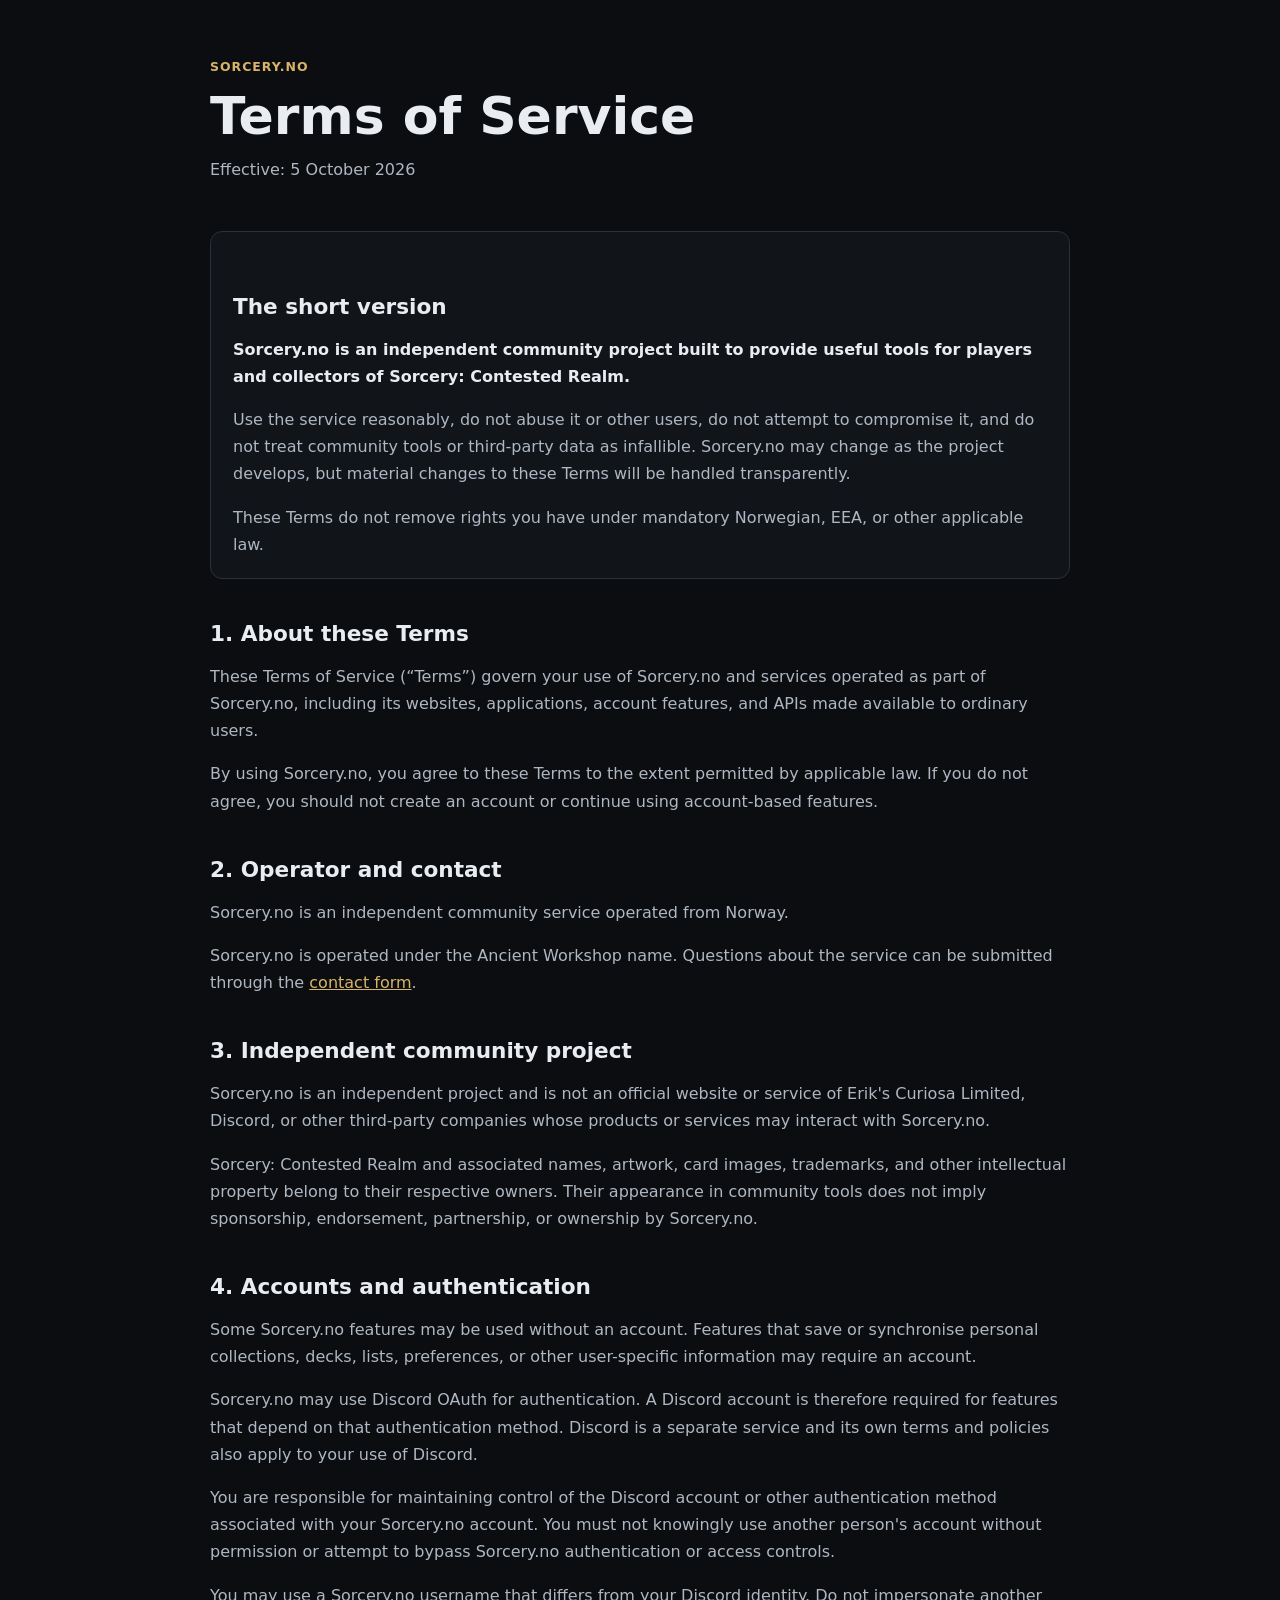
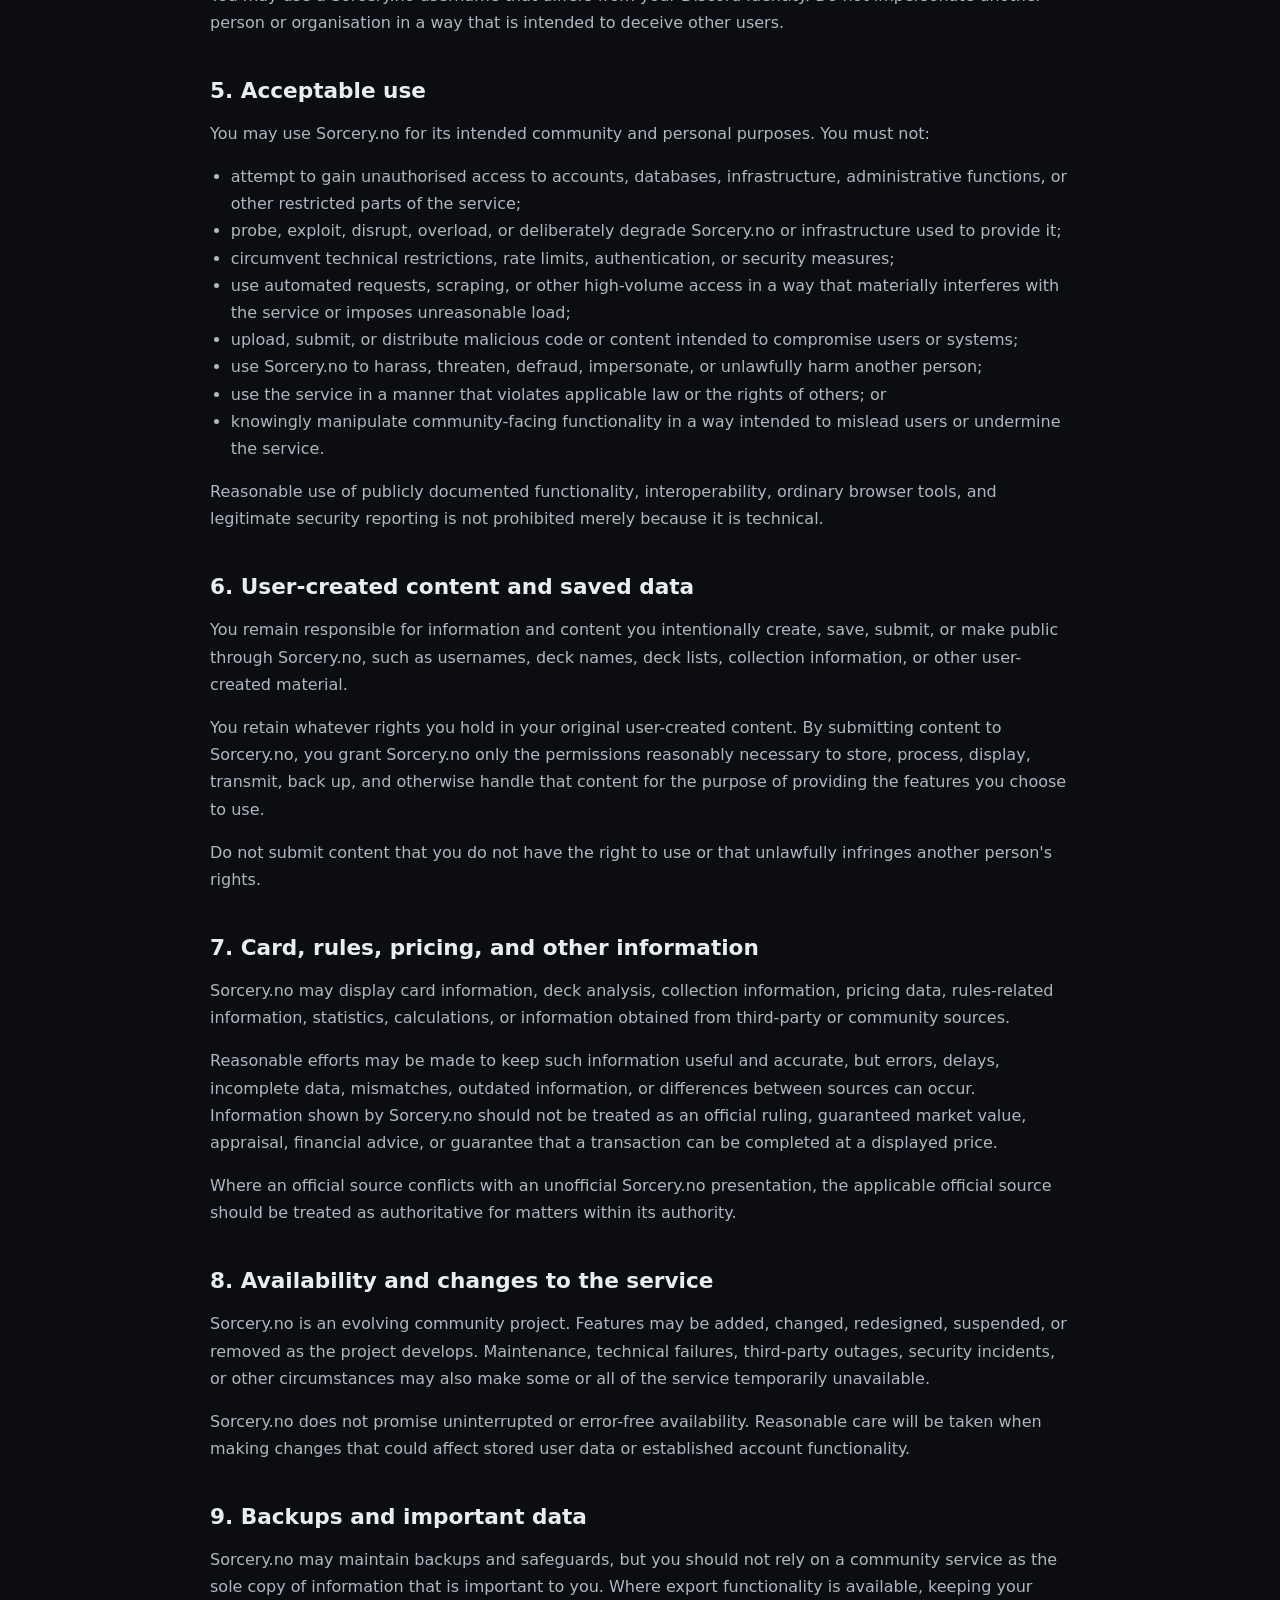
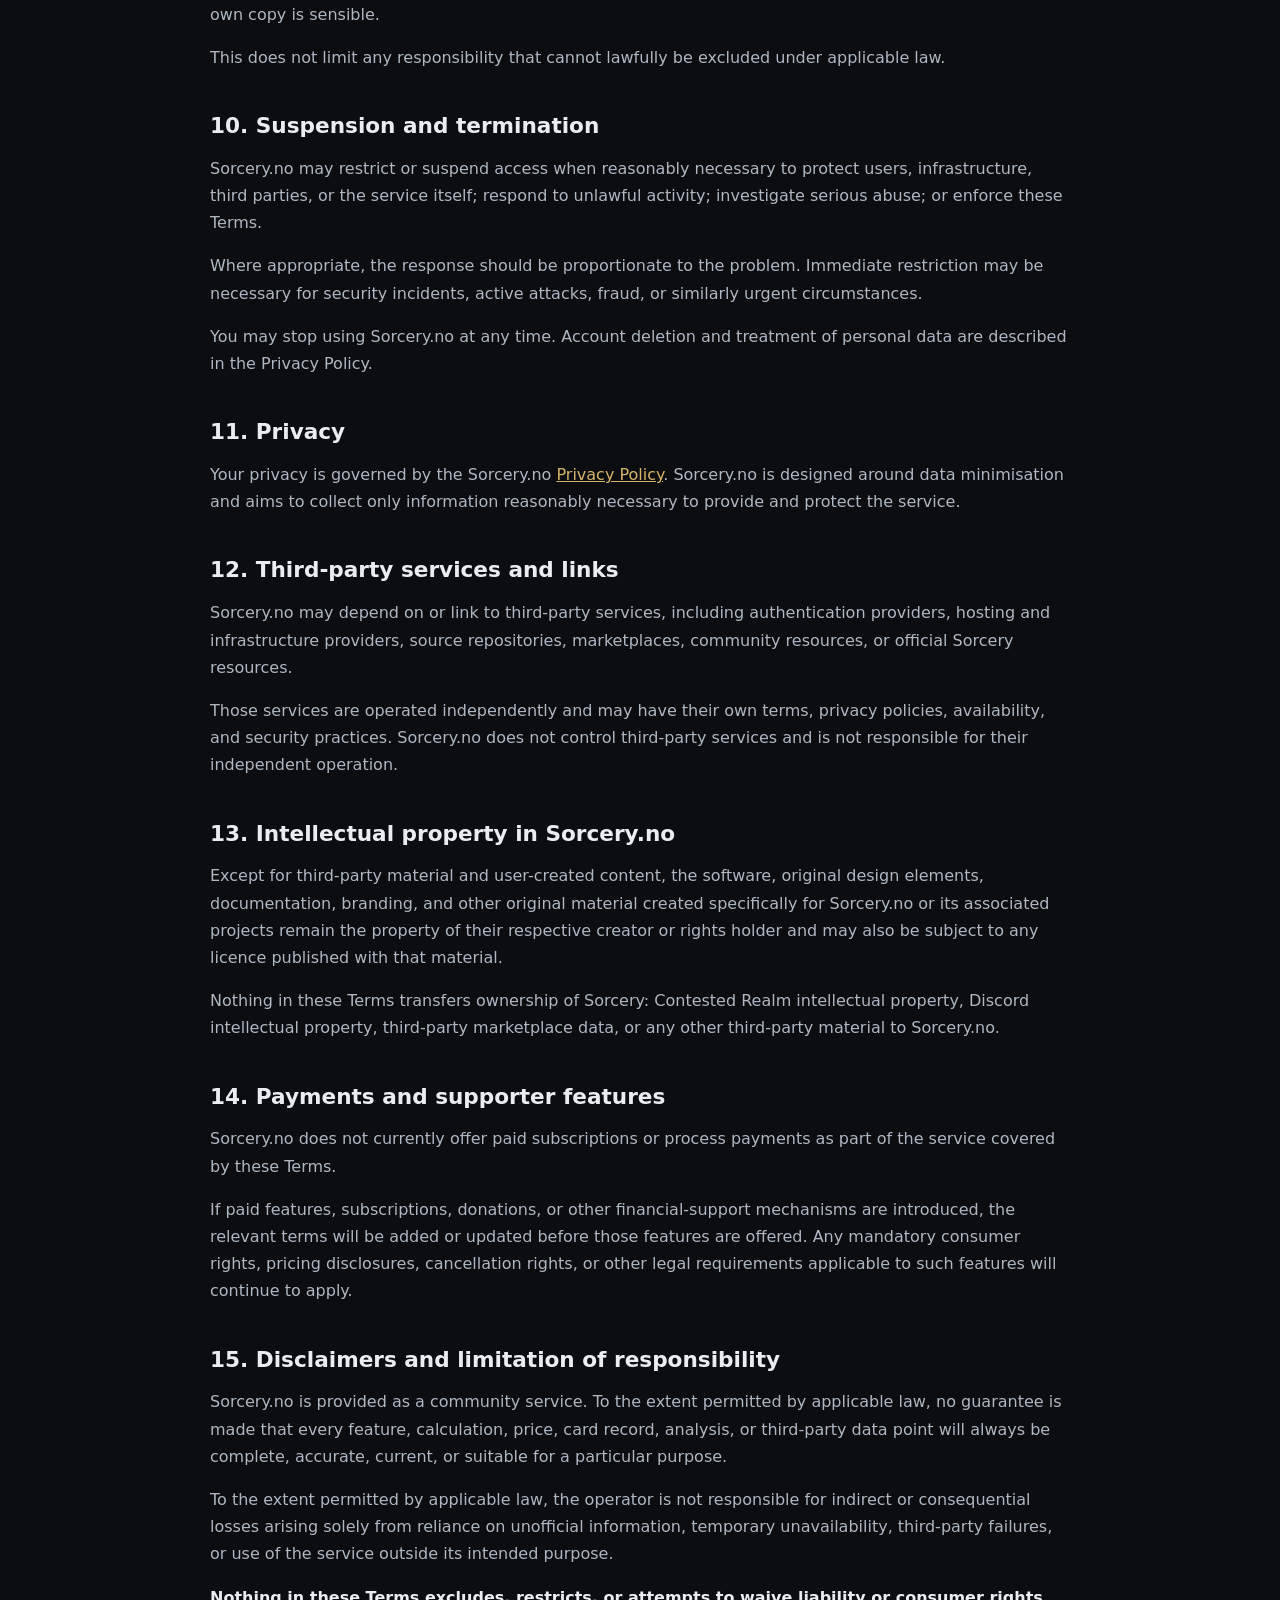
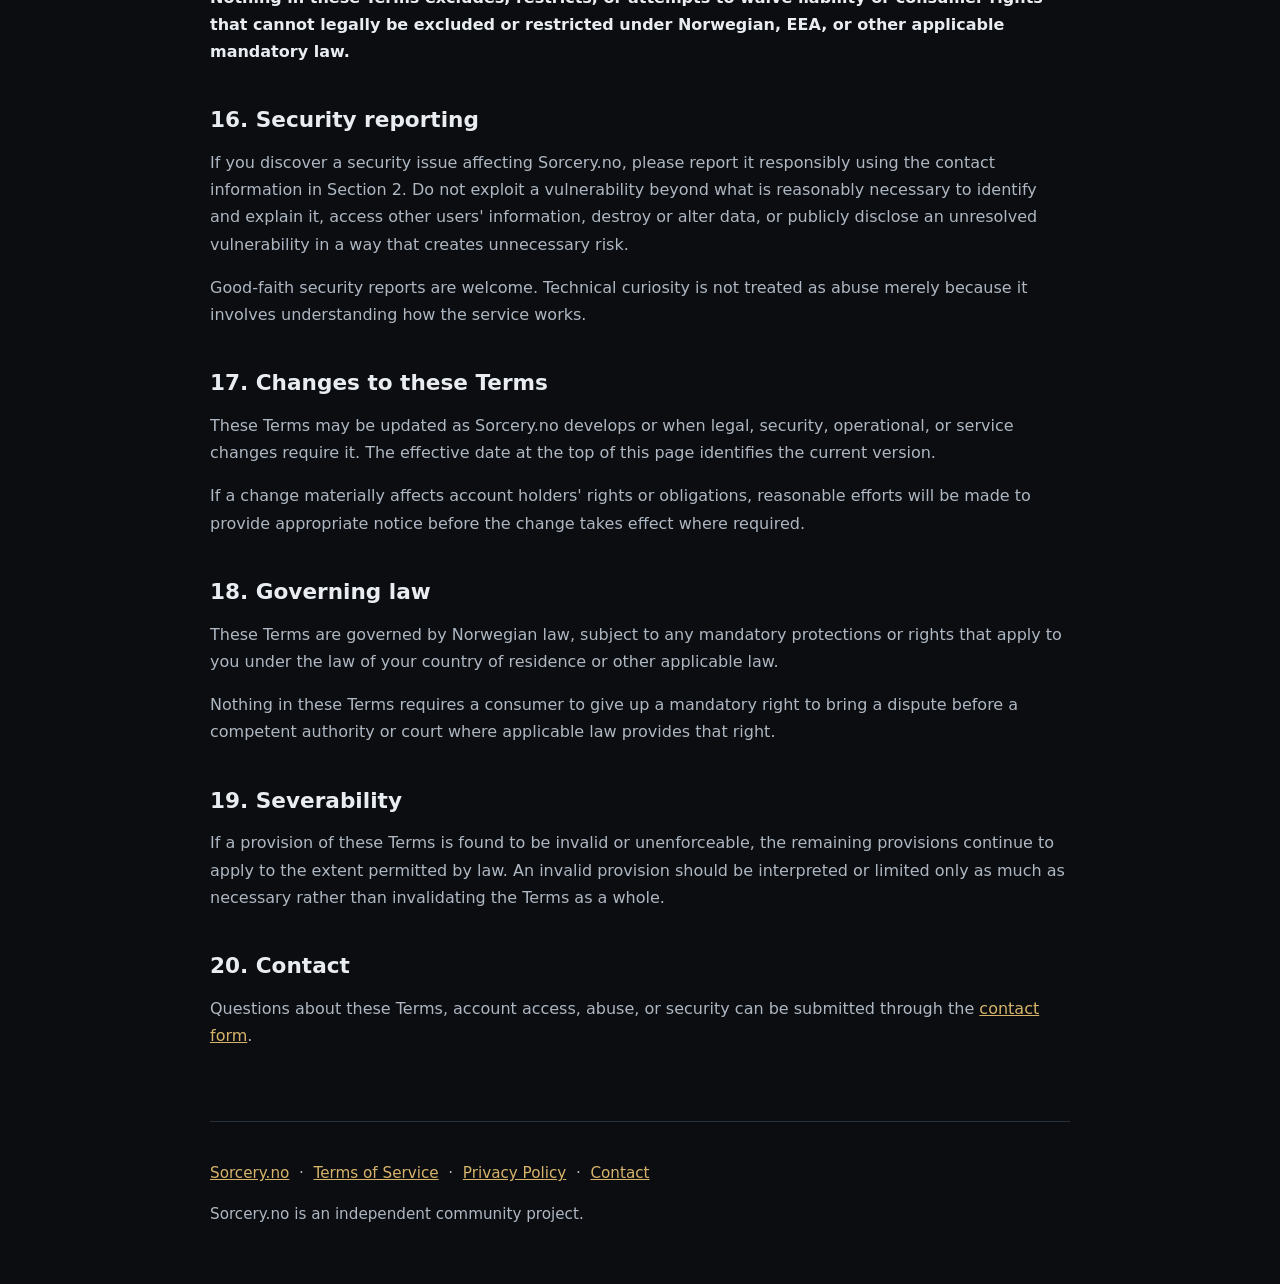
<file: terms/index.html>
<!doctype html>
<html lang="en">
<head>
  <meta charset="utf-8">
  <meta name="viewport" content="width=device-width, initial-scale=1">
  <meta name="color-scheme" content="dark">
  <title>Terms of Service | Sorcery.no</title>
  <meta name="description" content="Terms of Service for Sorcery.no.">
  <style>
    :root {
      --bg: #0b0d10;
      --panel: #11151a;
      --text: #e9edf2;
      --muted: #aeb7c2;
      --line: #29313a;
      --accent: #d7b46a;
      --max: 860px;
    }
    * { box-sizing: border-box; }
    html { scroll-behavior: smooth; }
    body {
      margin: 0;
      background: var(--bg);
      color: var(--text);
      font: 16px/1.7 system-ui, -apple-system, BlinkMacSystemFont, "Segoe UI", sans-serif;
    }
    a { color: var(--accent); }
    a:hover { text-decoration-thickness: 2px; }
    header, main, footer {
      width: min(calc(100% - 32px), var(--max));
      margin-inline: auto;
    }
    header { padding: 56px 0 24px; }
    main { padding-bottom: 56px; }
    footer {
      border-top: 1px solid var(--line);
      padding: 24px 0 40px;
      color: var(--muted);
      font-size: .95rem;
    }
    h1, h2 { line-height: 1.2; }
    h1 { margin: 0 0 8px; font-size: clamp(2rem, 6vw, 3.25rem); }
    h2 { margin: 42px 0 12px; font-size: 1.35rem; }
    p, li { color: var(--muted); }
    strong { color: var(--text); }
    .eyebrow {
      margin: 0 0 8px;
      color: var(--accent);
      font-weight: 700;
      letter-spacing: .08em;
      text-transform: uppercase;
      font-size: .78rem;
    }
    .updated { margin: 0; color: var(--muted); }
    .summary {
      margin: 24px 0 34px;
      padding: 20px 22px;
      background: var(--panel);
      border: 1px solid var(--line);
      border-radius: 12px;
    }
    .summary p:first-child { margin-top: 0; }
    .summary p:last-child { margin-bottom: 0; }
    ul { padding-left: 1.3rem; }
  </style>
</head>
<body>
  <header>
    <p class="eyebrow">Sorcery.no</p>
    <h1>Terms of Service</h1>
    <p class="updated">Effective: 5 October 2026</p>
  </header>

  <main>
    <section class="summary" aria-labelledby="terms-summary">
      <h2 id="terms-summary">The short version</h2>
      <p><strong>Sorcery.no is an independent community project built to provide useful tools for players and collectors of Sorcery: Contested Realm.</strong></p>
      <p>Use the service reasonably, do not abuse it or other users, do not attempt to compromise it, and do not treat community tools or third-party data as infallible. Sorcery.no may change as the project develops, but material changes to these Terms will be handled transparently.</p>
      <p>These Terms do not remove rights you have under mandatory Norwegian, EEA, or other applicable law.</p>
    </section>

    <h2>1. About these Terms</h2>
    <p>These Terms of Service (“Terms”) govern your use of Sorcery.no and services operated as part of Sorcery.no, including its websites, applications, account features, and APIs made available to ordinary users.</p>
    <p>By using Sorcery.no, you agree to these Terms to the extent permitted by applicable law. If you do not agree, you should not create an account or continue using account-based features.</p>

    <h2>2. Operator and contact</h2>
    <p>Sorcery.no is an independent community service operated from Norway.</p>
    <p>Sorcery.no is operated under the Ancient Workshop name. Questions about the service can be submitted through the <a href="/contact/">contact form</a>.</p>

    <h2>3. Independent community project</h2>
    <p>Sorcery.no is an independent project and is not an official website or service of Erik's Curiosa Limited, Discord, or other third-party companies whose products or services may interact with Sorcery.no.</p>
    <p>Sorcery: Contested Realm and associated names, artwork, card images, trademarks, and other intellectual property belong to their respective owners. Their appearance in community tools does not imply sponsorship, endorsement, partnership, or ownership by Sorcery.no.</p>

    <h2>4. Accounts and authentication</h2>
    <p>Some Sorcery.no features may be used without an account. Features that save or synchronise personal collections, decks, lists, preferences, or other user-specific information may require an account.</p>
    <p>Sorcery.no may use Discord OAuth for authentication. A Discord account is therefore required for features that depend on that authentication method. Discord is a separate service and its own terms and policies also apply to your use of Discord.</p>
    <p>You are responsible for maintaining control of the Discord account or other authentication method associated with your Sorcery.no account. You must not knowingly use another person's account without permission or attempt to bypass Sorcery.no authentication or access controls.</p>
    <p>You may use a Sorcery.no username that differs from your Discord identity. Do not impersonate another person or organisation in a way that is intended to deceive other users.</p>

    <h2>5. Acceptable use</h2>
    <p>You may use Sorcery.no for its intended community and personal purposes. You must not:</p>
    <ul>
      <li>attempt to gain unauthorised access to accounts, databases, infrastructure, administrative functions, or other restricted parts of the service;</li>
      <li>probe, exploit, disrupt, overload, or deliberately degrade Sorcery.no or infrastructure used to provide it;</li>
      <li>circumvent technical restrictions, rate limits, authentication, or security measures;</li>
      <li>use automated requests, scraping, or other high-volume access in a way that materially interferes with the service or imposes unreasonable load;</li>
      <li>upload, submit, or distribute malicious code or content intended to compromise users or systems;</li>
      <li>use Sorcery.no to harass, threaten, defraud, impersonate, or unlawfully harm another person;</li>
      <li>use the service in a manner that violates applicable law or the rights of others; or</li>
      <li>knowingly manipulate community-facing functionality in a way intended to mislead users or undermine the service.</li>
    </ul>
    <p>Reasonable use of publicly documented functionality, interoperability, ordinary browser tools, and legitimate security reporting is not prohibited merely because it is technical.</p>

    <h2>6. User-created content and saved data</h2>
    <p>You remain responsible for information and content you intentionally create, save, submit, or make public through Sorcery.no, such as usernames, deck names, deck lists, collection information, or other user-created material.</p>
    <p>You retain whatever rights you hold in your original user-created content. By submitting content to Sorcery.no, you grant Sorcery.no only the permissions reasonably necessary to store, process, display, transmit, back up, and otherwise handle that content for the purpose of providing the features you choose to use.</p>
    <p>Do not submit content that you do not have the right to use or that unlawfully infringes another person's rights.</p>

    <h2>7. Card, rules, pricing, and other information</h2>
    <p>Sorcery.no may display card information, deck analysis, collection information, pricing data, rules-related information, statistics, calculations, or information obtained from third-party or community sources.</p>
    <p>Reasonable efforts may be made to keep such information useful and accurate, but errors, delays, incomplete data, mismatches, outdated information, or differences between sources can occur. Information shown by Sorcery.no should not be treated as an official ruling, guaranteed market value, appraisal, financial advice, or guarantee that a transaction can be completed at a displayed price.</p>
    <p>Where an official source conflicts with an unofficial Sorcery.no presentation, the applicable official source should be treated as authoritative for matters within its authority.</p>

    <h2>8. Availability and changes to the service</h2>
    <p>Sorcery.no is an evolving community project. Features may be added, changed, redesigned, suspended, or removed as the project develops. Maintenance, technical failures, third-party outages, security incidents, or other circumstances may also make some or all of the service temporarily unavailable.</p>
    <p>Sorcery.no does not promise uninterrupted or error-free availability. Reasonable care will be taken when making changes that could affect stored user data or established account functionality.</p>

    <h2>9. Backups and important data</h2>
    <p>Sorcery.no may maintain backups and safeguards, but you should not rely on a community service as the sole copy of information that is important to you. Where export functionality is available, keeping your own copy is sensible.</p>
    <p>This does not limit any responsibility that cannot lawfully be excluded under applicable law.</p>

    <h2>10. Suspension and termination</h2>
    <p>Sorcery.no may restrict or suspend access when reasonably necessary to protect users, infrastructure, third parties, or the service itself; respond to unlawful activity; investigate serious abuse; or enforce these Terms.</p>
    <p>Where appropriate, the response should be proportionate to the problem. Immediate restriction may be necessary for security incidents, active attacks, fraud, or similarly urgent circumstances.</p>
    <p>You may stop using Sorcery.no at any time. Account deletion and treatment of personal data are described in the Privacy Policy.</p>

    <h2>11. Privacy</h2>
    <p>Your privacy is governed by the Sorcery.no <a href="/privacy/">Privacy Policy</a>. Sorcery.no is designed around data minimisation and aims to collect only information reasonably necessary to provide and protect the service.</p>

    <h2>12. Third-party services and links</h2>
    <p>Sorcery.no may depend on or link to third-party services, including authentication providers, hosting and infrastructure providers, source repositories, marketplaces, community resources, or official Sorcery resources.</p>
    <p>Those services are operated independently and may have their own terms, privacy policies, availability, and security practices. Sorcery.no does not control third-party services and is not responsible for their independent operation.</p>

    <h2>13. Intellectual property in Sorcery.no</h2>
    <p>Except for third-party material and user-created content, the software, original design elements, documentation, branding, and other original material created specifically for Sorcery.no or its associated projects remain the property of their respective creator or rights holder and may also be subject to any licence published with that material.</p>
    <p>Nothing in these Terms transfers ownership of Sorcery: Contested Realm intellectual property, Discord intellectual property, third-party marketplace data, or any other third-party material to Sorcery.no.</p>

    <h2>14. Payments and supporter features</h2>
    <p>Sorcery.no does not currently offer paid subscriptions or process payments as part of the service covered by these Terms.</p>
    <p>If paid features, subscriptions, donations, or other financial-support mechanisms are introduced, the relevant terms will be added or updated before those features are offered. Any mandatory consumer rights, pricing disclosures, cancellation rights, or other legal requirements applicable to such features will continue to apply.</p>

    <h2>15. Disclaimers and limitation of responsibility</h2>
    <p>Sorcery.no is provided as a community service. To the extent permitted by applicable law, no guarantee is made that every feature, calculation, price, card record, analysis, or third-party data point will always be complete, accurate, current, or suitable for a particular purpose.</p>
    <p>To the extent permitted by applicable law, the operator is not responsible for indirect or consequential losses arising solely from reliance on unofficial information, temporary unavailability, third-party failures, or use of the service outside its intended purpose.</p>
    <p><strong>Nothing in these Terms excludes, restricts, or attempts to waive liability or consumer rights that cannot legally be excluded or restricted under Norwegian, EEA, or other applicable mandatory law.</strong></p>

    <h2>16. Security reporting</h2>
    <p>If you discover a security issue affecting Sorcery.no, please report it responsibly using the contact information in Section 2. Do not exploit a vulnerability beyond what is reasonably necessary to identify and explain it, access other users' information, destroy or alter data, or publicly disclose an unresolved vulnerability in a way that creates unnecessary risk.</p>
    <p>Good-faith security reports are welcome. Technical curiosity is not treated as abuse merely because it involves understanding how the service works.</p>

    <h2>17. Changes to these Terms</h2>
    <p>These Terms may be updated as Sorcery.no develops or when legal, security, operational, or service changes require it. The effective date at the top of this page identifies the current version.</p>
    <p>If a change materially affects account holders' rights or obligations, reasonable efforts will be made to provide appropriate notice before the change takes effect where required.</p>

    <h2>18. Governing law</h2>
    <p>These Terms are governed by Norwegian law, subject to any mandatory protections or rights that apply to you under the law of your country of residence or other applicable law.</p>
    <p>Nothing in these Terms requires a consumer to give up a mandatory right to bring a dispute before a competent authority or court where applicable law provides that right.</p>

    <h2>19. Severability</h2>
    <p>If a provision of these Terms is found to be invalid or unenforceable, the remaining provisions continue to apply to the extent permitted by law. An invalid provision should be interpreted or limited only as much as necessary rather than invalidating the Terms as a whole.</p>

    <h2>20. Contact</h2>
    <p>Questions about these Terms, account access, abuse, or security can be submitted through the <a href="/contact/">contact form</a>.</p>
  </main>

  <footer>
    <p><a href="/">Sorcery.no</a> &nbsp;·&nbsp; <a href="/terms/" aria-current="page">Terms of Service</a> &nbsp;·&nbsp; <a href="/privacy/">Privacy Policy</a> &nbsp;·&nbsp; <a href="/contact/">Contact</a></p>
    <p>Sorcery.no is an independent community project.</p>
  </footer>
</body>
</html>
</file>
